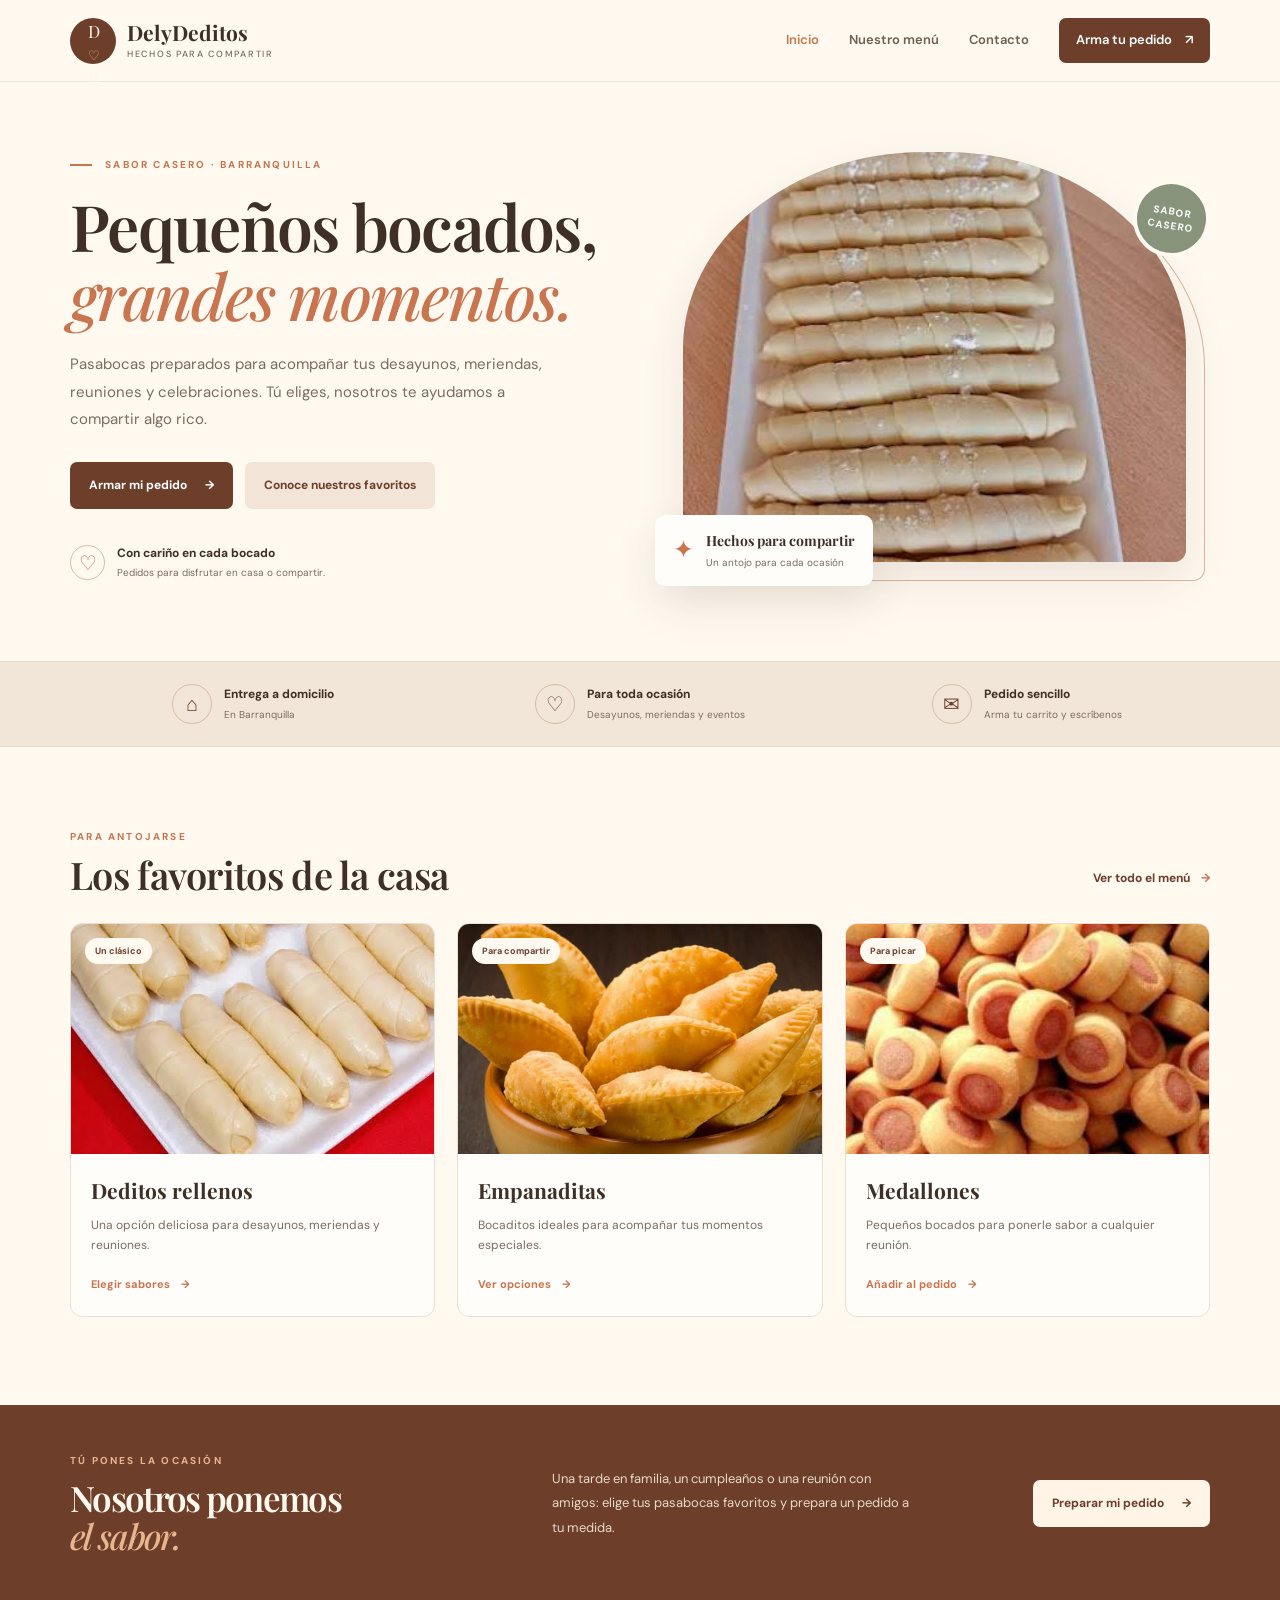
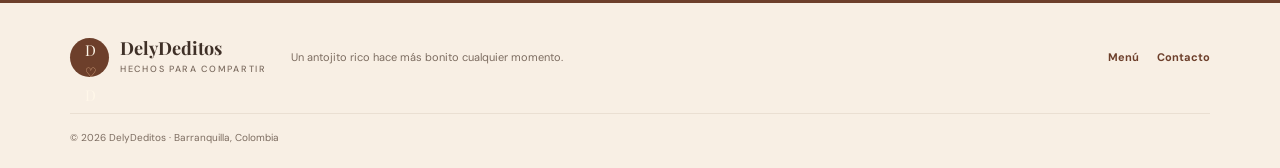
<file: index.html>
<!DOCTYPE html>
<html lang="es">
<head>
  <meta charset="UTF-8">
  <meta name="viewport" content="width=device-width, initial-scale=1.0">
  <meta name="theme-color" content="#6d3f2b">
  <meta name="description" content="DelyDeditos: pasabocas artesanales para compartir en Barranquilla. Deditos, empanaditas, medallones y más.">
  <title>DelyDeditos | Pasabocas para compartir</title>
  <link rel="stylesheet" href="estilos.css">
</head>
<body>
  <header class="site-header">
    <a class="brand" href="index.html" aria-label="DelyDeditos, inicio">
      <span class="brand-mark">D<span>♡</span>D</span>
      <span class="brand-name">DelyDeditos<small>Hechos para compartir</small></span>
    </a>
    <button class="nav-toggle" aria-label="Abrir menú" aria-expanded="false">☰</button>
    <nav class="main-nav" aria-label="Navegación principal">
      <a class="active" href="index.html">Inicio</a>
      <a href="menu.html">Nuestro menú</a>
      <a href="redes.html">Contacto</a>
      <a class="nav-cta" href="menu.html">Arma tu pedido <span>↗</span></a>
    </nav>
  </header>

  <main>
    <section class="hero wrap">
      <div class="hero-copy">
        <p class="eyebrow"><span></span> SABOR CASERO · BARRANQUILLA</p>
        <h1>Pequeños bocados,<br><em>grandes momentos.</em></h1>
        <p class="hero-text">Pasabocas preparados para acompañar tus desayunos, meriendas, reuniones y celebraciones. Tú eliges, nosotros te ayudamos a compartir algo rico.</p>
        <div class="hero-actions">
          <a class="button button-primary" href="menu.html">Armar mi pedido <span>→</span></a>
          <a class="button button-soft" href="#productos">Conoce nuestros favoritos</a>
        </div>
        <div class="hero-note"><span class="note-icon">♡</span><span><strong>Con cariño en cada bocado</strong><small>Pedidos para disfrutar en casa o compartir.</small></span></div>
      </div>
      <div class="hero-visual">
        <div class="hero-photo"><img src="deditos10.jpg" alt="Bandeja de deditos artesanales"></div>
        <div class="floating-note"><span>✦</span><div><strong>Hechos para compartir</strong><small>Un antojo para cada ocasión</small></div></div>
        <div class="hero-stamp">SABOR<br>CASERO</div>
      </div>
    </section>

    <section class="trust-strip">
      <div class="wrap trust-inner">
        <div><span class="trust-icon">⌂</span><span><strong>Entrega a domicilio</strong><small>En Barranquilla</small></span></div>
        <div><span class="trust-icon">♡</span><span><strong>Para toda ocasión</strong><small>Desayunos, meriendas y eventos</small></span></div>
        <div><span class="trust-icon">✉</span><span><strong>Pedido sencillo</strong><small>Arma tu carrito y escríbenos</small></span></div>
      </div>
    </section>

    <section class="section wrap" id="productos">
      <div class="section-heading">
        <div><p class="eyebrow">PARA ANTOJARSE</p><h2>Los favoritos de la casa</h2></div>
        <a class="text-link" href="menu.html">Ver todo el menú <span>→</span></a>
      </div>
      <div class="featured-grid">
        <article class="food-card">
          <div class="food-photo"><img src="deditos.jpg" alt="Deditos rellenos"><span class="food-tag">Un clásico</span></div>
          <div class="food-info"><h3>Deditos rellenos</h3><p>Una opción deliciosa para desayunos, meriendas y reuniones.</p><a href="menu.html">Elegir sabores <span>→</span></a></div>
        </article>
        <article class="food-card">
          <div class="food-photo"><img src="empanaditas.jpg" alt="Empanaditas doradas"><span class="food-tag">Para compartir</span></div>
          <div class="food-info"><h3>Empanaditas</h3><p>Bocaditos ideales para acompañar tus momentos especiales.</p><a href="menu.html#empanaditas">Ver opciones <span>→</span></a></div>
        </article>
        <article class="food-card">
          <div class="food-photo"><img src="medallon.jpg" alt="Medallones de salchicha"><span class="food-tag">Para picar</span></div>
          <div class="food-info"><h3>Medallones</h3><p>Pequeños bocados para ponerle sabor a cualquier reunión.</p><a href="menu.html#medallones">Añadir al pedido <span>→</span></a></div>
        </article>
      </div>
    </section>

    <section class="occasion-section">
      <div class="wrap occasion-inner">
        <div><p class="eyebrow">TÚ PONES LA OCASIÓN</p><h2>Nosotros ponemos<br><em>el sabor.</em></h2></div>
        <p>Una tarde en familia, un cumpleaños o una reunión con amigos: elige tus pasabocas favoritos y prepara un pedido a tu medida.</p>
        <a class="button button-light" href="menu.html">Preparar mi pedido <span>→</span></a>
      </div>
    </section>
  </main>

  <footer class="site-footer">
    <div class="wrap footer-inner">
      <a class="brand footer-brand" href="index.html"><span class="brand-mark">D<span>♡</span>D</span><span class="brand-name">DelyDeditos<small>Hechos para compartir</small></span></a>
      <p>Un antojito rico hace más bonito cualquier momento.</p>
      <div class="footer-links"><a href="menu.html">Menú</a><a href="redes.html">Contacto</a></div>
      <small class="copyright">© <span id="year"></span> DelyDeditos · Barranquilla, Colombia</small>
    </div>
  </footer>
  <script src="sitio.js"></script>
</body>
</html>
</file>
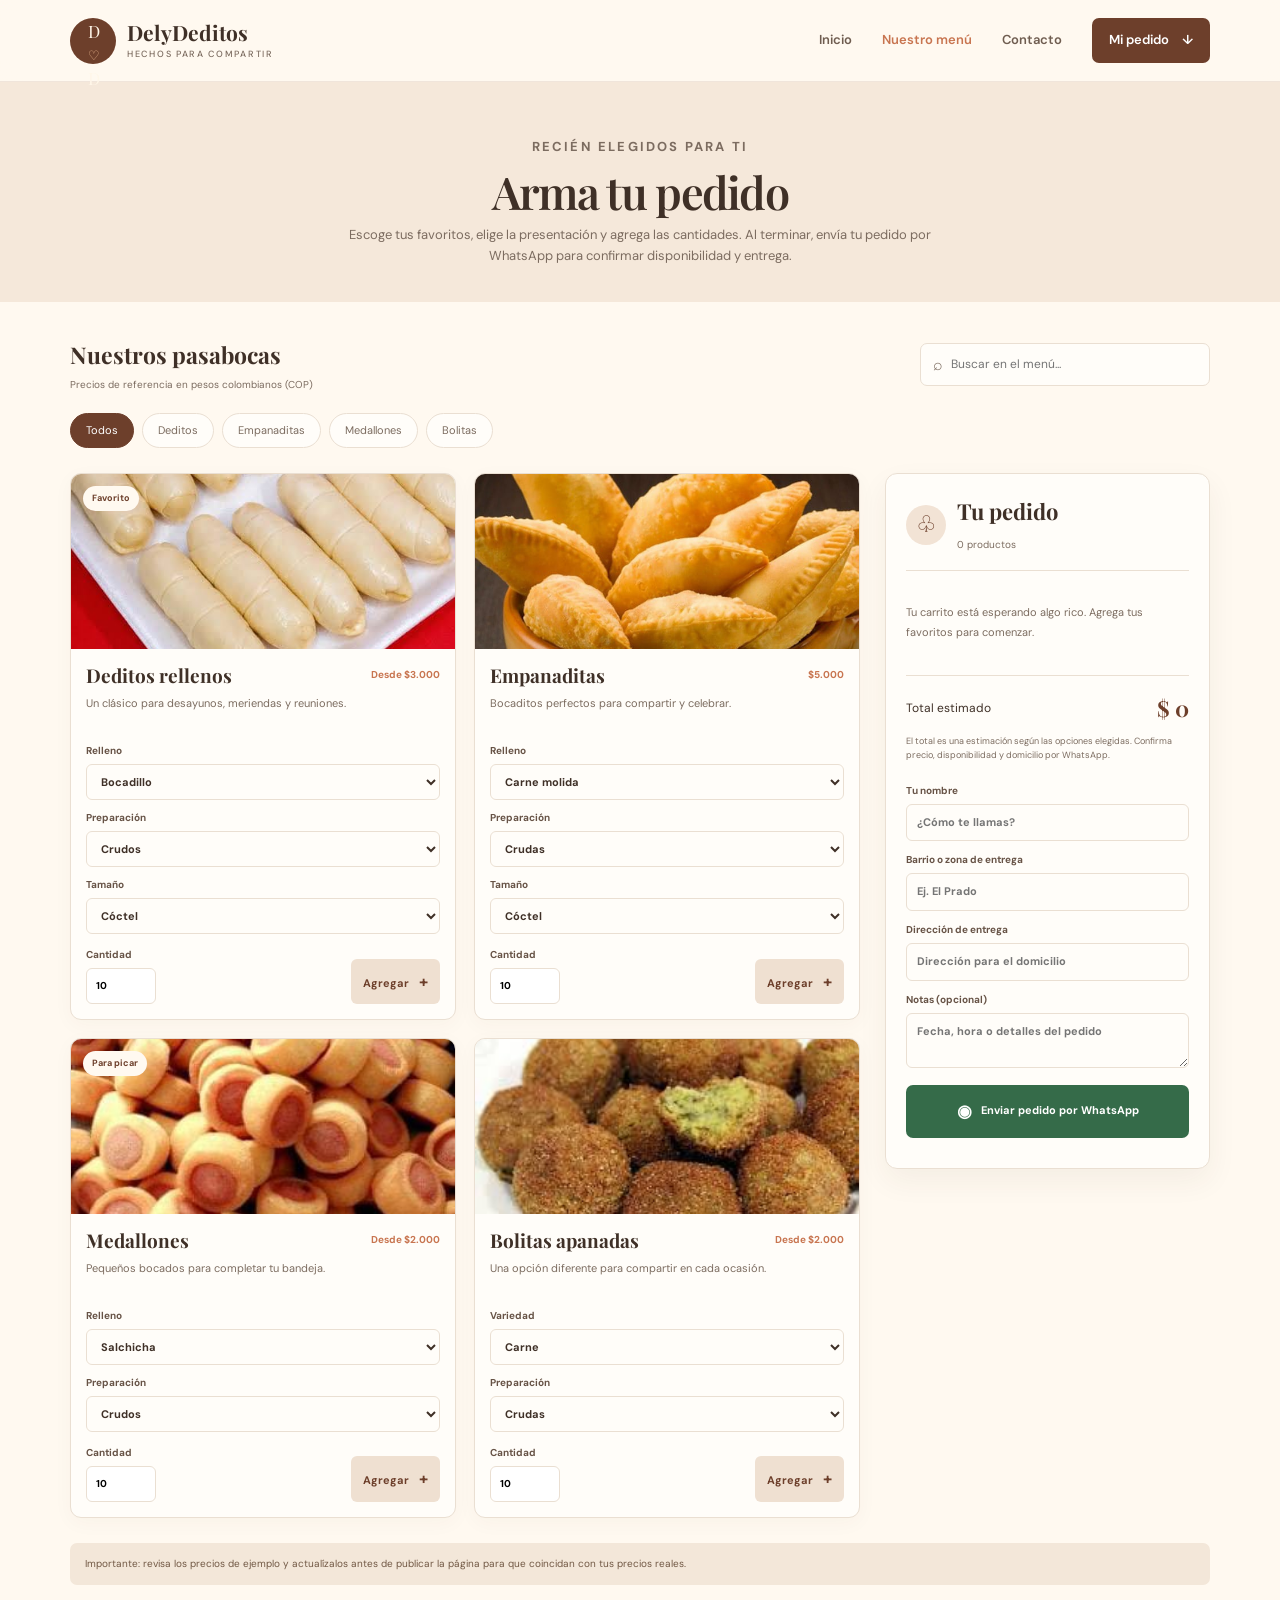
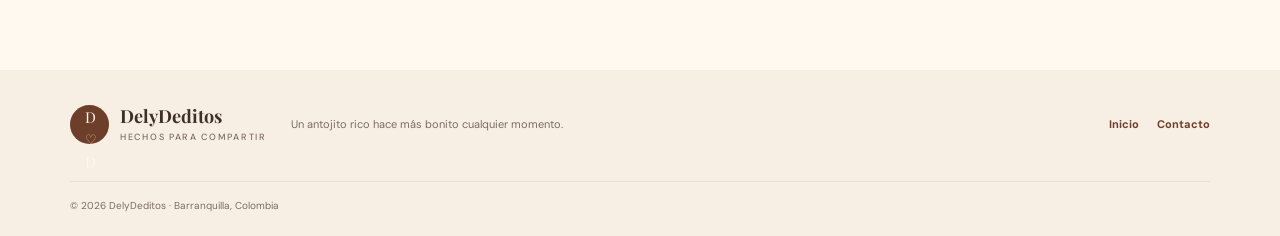
<file: menu.html>
<!DOCTYPE html>
<html lang="es">
<head>
  <meta charset="UTF-8">
  <meta name="viewport" content="width=device-width, initial-scale=1.0">
  <meta name="theme-color" content="#6d3f2b">
  <meta name="description" content="Arma tu pedido de pasabocas DelyDeditos y envíalo por WhatsApp en Barranquilla.">
  <title>Menú y pedidos | DelyDeditos</title>
  <link rel="stylesheet" href="estilos.css">
  <link rel="stylesheet" href="estilos_menu.css">
</head>
<body>
  <header class="site-header">
    <a class="brand" href="index.html"><span class="brand-mark">D<span>♡</span>D</span><span class="brand-name">DelyDeditos<small>Hechos para compartir</small></span></a>
    <button class="nav-toggle" aria-label="Abrir menú" aria-expanded="false">☰</button>
    <nav class="main-nav" aria-label="Navegación principal"><a href="index.html">Inicio</a><a class="active" href="menu.html">Nuestro menú</a><a href="redes.html">Contacto</a><a class="nav-cta" href="#carrito">Mi pedido <span>↓</span></a></nav>
  </header>
  <main>
    <section class="page-intro"><p class="eyebrow">RECIÉN ELEGIDOS PARA TI</p><h1>Arma tu pedido</h1><p>Escoge tus favoritos, elige la presentación y agrega las cantidades. Al terminar, envía tu pedido por WhatsApp para confirmar disponibilidad y entrega.</p></section>
    <div class="wrap page-main">
      <div class="menu-toolbar"><div><strong>Nuestros pasabocas</strong><small>Precios de referencia en pesos colombianos (COP)</small></div><label class="search-box"><span>⌕</span><input id="buscar-producto" type="search" placeholder="Buscar en el menú..." aria-label="Buscar productos"></label></div>
      <div class="category-pills" aria-label="Filtrar productos">
        <button class="filter-pill active" data-filter="todos">Todos</button><button class="filter-pill" data-filter="deditos">Deditos</button><button class="filter-pill" data-filter="empanaditas">Empanaditas</button><button class="filter-pill" data-filter="medallones">Medallones</button><button class="filter-pill" data-filter="bolitas">Bolitas</button>
      </div>
      <div class="menu-layout">
        <section class="product-grid" id="lista-productos" aria-label="Productos">
          <article class="product-card" data-category="deditos" data-name="deditos rellenos">
            <div class="product-image"><img src="deditos.jpg" alt="Deditos rellenos"><span class="product-label">Favorito</span></div>
            <div class="product-body"><div class="product-title-row"><h2>Deditos rellenos</h2><span class="product-price">Desde $3.000</span></div><p>Un clásico para desayunos, meriendas y reuniones.</p>
              <label>Relleno<select class="option-flavor"><option value="Bocadillo" data-price="3000">Bocadillo</option><option value="Queso costeño" data-price="3000">Queso costeño</option><option value="Bocadillo y queso costeño" data-price="4000">Bocadillo + queso costeño</option><option value="Mozzarella" data-price="7000">Mozzarella</option><option value="Bocadillo y mozzarella" data-price="5000">Bocadillo + mozzarella</option><option value="Queso costeño y mozzarella" data-price="5000">Queso costeño + mozzarella</option></select></label>
              <label>Preparación<select class="option-cooking"><option value="Crudos">Crudos</option><option value="Fritos">Fritos</option></select></label>
              <label>Tamaño<select class="option-size"><option value="Cóctel" data-extra="0">Cóctel</option><option value="Merienda" data-extra="1000">Merienda</option><option value="Desayuno" data-extra="2000">Desayuno</option></select></label>
              <div class="product-bottom"><label class="qty-label">Cantidad<input class="product-qty" type="number" min="1" max="500" value="10"></label><button class="add-button" data-product="Deditos rellenos">Agregar <span>+</span></button></div>
            </div>
          </article>
          <article class="product-card" data-category="empanaditas" data-name="empanaditas">
            <div class="product-image"><img src="empanaditas.jpg" alt="Empanaditas doradas"></div>
            <div class="product-body"><div class="product-title-row"><h2>Empanaditas</h2><span class="product-price">$5.000</span></div><p>Bocaditos perfectos para compartir y celebrar.</p>
              <label>Relleno<select class="option-flavor"><option value="Carne molida" data-price="5000">Carne molida</option><option value="Pollo" data-price="5000">Pollo</option><option value="Carne desmechada" data-price="5000">Carne desmechada</option><option value="Hawaiana" data-price="5000">Hawaiana</option><option value="Jamón y queso" data-price="5000">Jamón y queso</option></select></label>
              <label>Preparación<select class="option-cooking"><option value="Crudas">Crudas</option><option value="Fritas">Fritas</option></select></label>
              <label>Tamaño<select class="option-size"><option value="Cóctel" data-extra="0">Cóctel</option><option value="Merienda" data-extra="1000">Merienda</option><option value="Desayuno" data-extra="2000">Desayuno</option></select></label>
              <div class="product-bottom"><label class="qty-label">Cantidad<input class="product-qty" type="number" min="1" max="500" value="10"></label><button class="add-button" data-product="Empanaditas">Agregar <span>+</span></button></div>
            </div>
          </article>
          <article class="product-card" data-category="medallones" data-name="medallones salchicha pollo">
            <div class="product-image"><img src="medallon.jpg" alt="Medallones de salchicha"><span class="product-label">Para picar</span></div>
            <div class="product-body"><div class="product-title-row"><h2>Medallones</h2><span class="product-price">Desde $2.000</span></div><p>Pequeños bocados para completar tu bandeja.</p>
              <label>Relleno<select class="option-flavor"><option value="Salchicha" data-price="2000">Salchicha</option><option value="Pollo" data-price="2000">Pollo</option></select></label>
              <label>Preparación<select class="option-cooking"><option value="Crudos">Crudos</option><option value="Fritos">Fritos</option></select></label>
              <div class="product-bottom"><label class="qty-label">Cantidad<input class="product-qty" type="number" min="1" max="500" value="10"></label><button class="add-button" data-product="Medallones">Agregar <span>+</span></button></div>
            </div>
          </article>
          <article class="product-card" data-category="bolitas" data-name="bolitas carne lenteja apanadas">
            <div class="product-image"><img src="bolitasdecarne.jpg" alt="Bolitas apanadas de carne y lenteja"></div>
            <div class="product-body"><div class="product-title-row"><h2>Bolitas apanadas</h2><span class="product-price">Desde $2.000</span></div><p>Una opción diferente para compartir en cada ocasión.</p>
              <label>Variedad<select class="option-flavor"><option value="Carne" data-price="3000">Carne</option><option value="Lenteja" data-price="2000">Lenteja</option></select></label>
              <label>Preparación<select class="option-cooking"><option value="Crudas">Crudas</option><option value="Fritas">Fritas</option></select></label>
              <div class="product-bottom"><label class="qty-label">Cantidad<input class="product-qty" type="number" min="1" max="500" value="10"></label><button class="add-button" data-product="Bolitas apanadas">Agregar <span>+</span></button></div>
            </div>
          </article>
        </section>

        <aside class="cart-panel" id="carrito">
          <div class="cart-heading"><span class="cart-icon">♧</span><div><h2>Tu pedido</h2><small id="cart-count">0 productos</small></div></div>
          <div id="cart-items" class="cart-items"><p class="empty-cart">Tu carrito está esperando algo rico. Agrega tus favoritos para comenzar.</p></div>
          <div class="cart-total"><span>Total estimado</span><strong id="cart-total">$0</strong></div>
          <p class="cart-disclaimer">El total es una estimación según las opciones elegidas. Confirma precio, disponibilidad y domicilio por WhatsApp.</p>
          <form id="checkout-form" class="checkout-form">
            <label>Tu nombre<input id="customer-name" type="text" placeholder="¿Cómo te llamas?" required maxlength="80"></label>
            <label>Barrio o zona de entrega<input id="customer-zone" type="text" placeholder="Ej. El Prado" required maxlength="100"></label>
            <label>Dirección de entrega<input id="customer-address" type="text" placeholder="Dirección para el domicilio" required maxlength="160"></label>
            <label>Notas (opcional)<textarea id="customer-notes" rows="2" placeholder="Fecha, hora o detalles del pedido" maxlength="400"></textarea></label>
            <button class="whatsapp-button" type="submit"><span>◉</span> Enviar pedido por WhatsApp</button>
          </form>
          <p id="checkout-message" class="checkout-message" role="status"></p>
        </aside>
      </div>
      <p class="price-note">Importante: revisa los precios de ejemplo y actualízalos antes de publicar la página para que coincidan con tus precios reales.</p>
    </div>
  </main>
  <footer class="site-footer"><div class="wrap footer-inner"><a class="brand footer-brand" href="index.html"><span class="brand-mark">D<span>♡</span>D</span><span class="brand-name">DelyDeditos<small>Hechos para compartir</small></span></a><p>Un antojito rico hace más bonito cualquier momento.</p><div class="footer-links"><a href="index.html">Inicio</a><a href="redes.html">Contacto</a></div><small class="copyright">© <span id="year"></span> DelyDeditos · Barranquilla, Colombia</small></div></footer>
  <script src="sitio.js"></script>
  <script src="menu.js"></script>
</body>
</html>
</file>
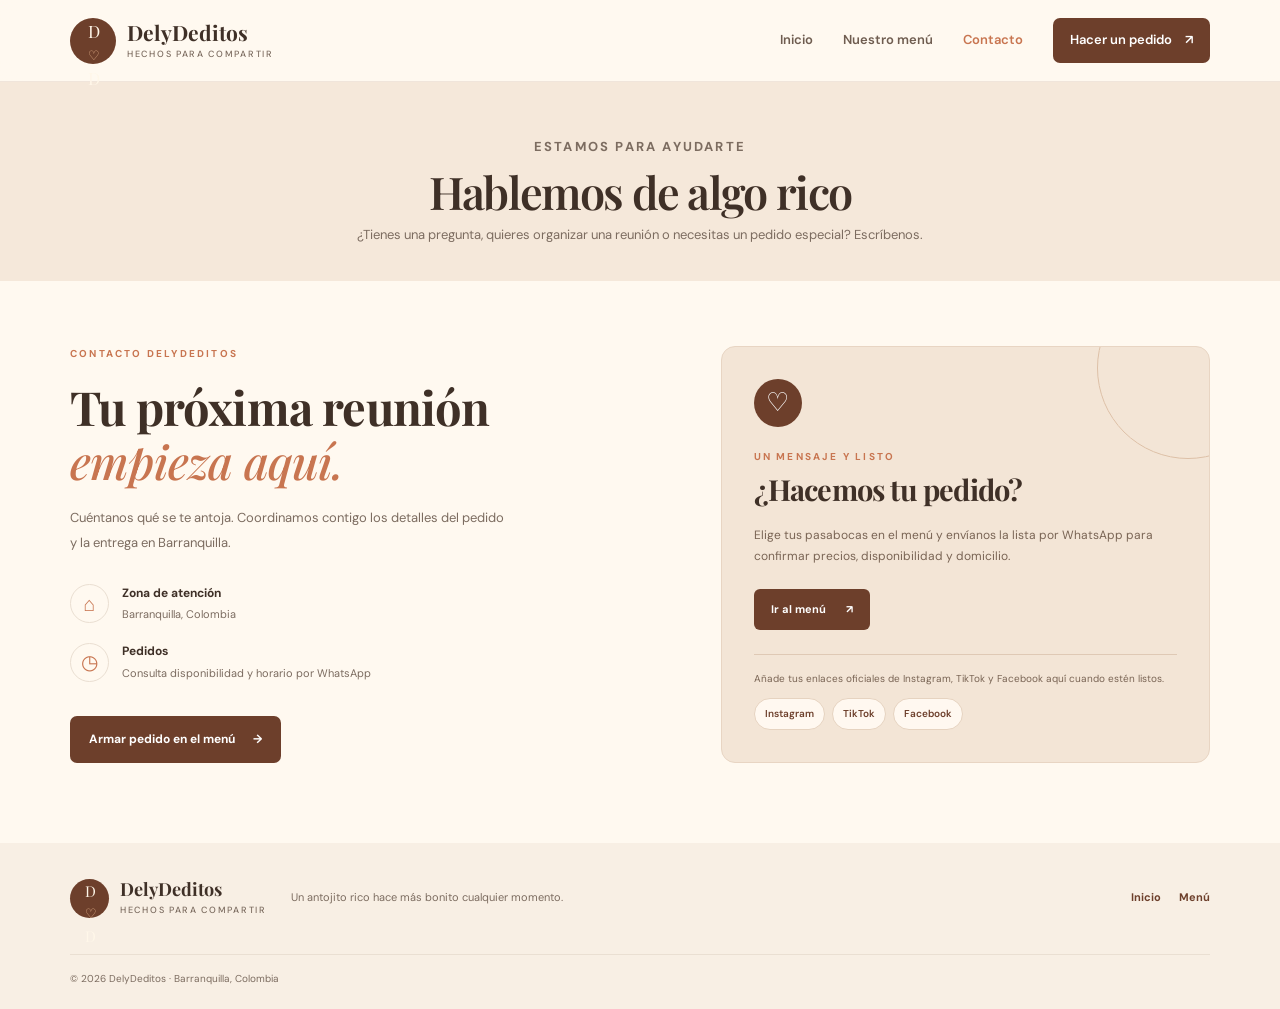
<file: redes.html>
<!DOCTYPE html>
<html lang="es">
<head>
  <meta charset="UTF-8">
  <meta name="viewport" content="width=device-width, initial-scale=1.0">
  <meta name="theme-color" content="#6d3f2b">
  <title>Contacto | DelyDeditos</title>
  <link rel="stylesheet" href="estilos.css">
  <link rel="stylesheet" href="estilos_redes.css">
</head>
<body>
  <header class="site-header">
    <a class="brand" href="index.html"><span class="brand-mark">D<span>♡</span>D</span><span class="brand-name">DelyDeditos<small>Hechos para compartir</small></span></a>
    <button class="nav-toggle" aria-label="Abrir menú" aria-expanded="false">☰</button>
    <nav class="main-nav" aria-label="Navegación principal"><a href="index.html">Inicio</a><a href="menu.html">Nuestro menú</a><a class="active" href="redes.html">Contacto</a><a class="nav-cta" href="menu.html">Hacer un pedido <span>↗</span></a></nav>
  </header>
  <main>
    <section class="page-intro"><p class="eyebrow">ESTAMOS PARA AYUDARTE</p><h1>Hablemos de algo rico</h1><p>¿Tienes una pregunta, quieres organizar una reunión o necesitas un pedido especial? Escríbenos.</p></section>
    <section class="wrap contact-layout">
      <div class="contact-copy"><p class="eyebrow">CONTACTO DELYDEDITOS</p><h2>Tu próxima reunión<br><em>empieza aquí.</em></h2><p>Cuéntanos qué se te antoja. Coordinamos contigo los detalles del pedido y la entrega en Barranquilla.</p><div class="contact-detail"><span>⌂</span><div><strong>Zona de atención</strong><small>Barranquilla, Colombia</small></div></div><div class="contact-detail"><span>◷</span><div><strong>Pedidos</strong><small>Consulta disponibilidad y horario por WhatsApp</small></div></div><a class="button button-primary" href="menu.html">Armar pedido en el menú <span>→</span></a></div>
      <div class="contact-card"><div class="contact-card-icon">♡</div><p class="eyebrow">UN MENSAJE Y LISTO</p><h2>¿Hacemos tu pedido?</h2><p>Elige tus pasabocas en el menú y envíanos la lista por WhatsApp para confirmar precios, disponibilidad y domicilio.</p><a class="contact-link" href="menu.html">Ir al menú <span>↗</span></a><div class="contact-divider"></div><p class="social-note">Añade tus enlaces oficiales de Instagram, TikTok y Facebook aquí cuando estén listos.</p><div class="social-placeholders"><span>Instagram</span><span>TikTok</span><span>Facebook</span></div></div>
    </section>
  </main>
  <footer class="site-footer"><div class="wrap footer-inner"><a class="brand footer-brand" href="index.html"><span class="brand-mark">D<span>♡</span>D</span><span class="brand-name">DelyDeditos<small>Hechos para compartir</small></span></a><p>Un antojito rico hace más bonito cualquier momento.</p><div class="footer-links"><a href="index.html">Inicio</a><a href="menu.html">Menú</a></div><small class="copyright">© <span id="year"></span> DelyDeditos · Barranquilla, Colombia</small></div></footer>
  <script src="sitio.js"></script>
</body>
</html>
</file>
<file: estilos.css>
@import url('https://fonts.googleapis.com/css2?family=DM+Sans:wght@400;500;600;700&family=Playfair+Display:ital,wght@0,500;0,600;0,700;1,500;1,600&display=swap');

:root{--cream:#fff9f0;--paper:#fffdf9;--ink:#3f3027;--muted:#7c6c60;--brown:#6d3f2b;--brown-dark:#4d2d21;--terracotta:#c87550;--peach:#f4d7c5;--sage:#87947b;--line:#eadfd2;--shadow:0 18px 45px rgba(76,47,31,.10)}
*{box-sizing:border-box}html{scroll-behavior:smooth;scroll-padding-top:90px}body{margin:0;background:var(--cream);color:var(--ink);font-family:'DM Sans',Arial,sans-serif;line-height:1.6}img{display:block;max-width:100%;width:100%;object-fit:cover}a{color:inherit;text-decoration:none}button,input,select,textarea{font:inherit}.wrap{width:min(1140px,calc(100% - 44px));margin-inline:auto}
.site-header{height:82px;display:flex;align-items:center;justify-content:space-between;padding:0 max(22px,calc((100% - 1140px)/2));background:rgba(255,249,240,.94);border-bottom:1px solid rgba(109,63,43,.10);position:sticky;top:0;z-index:20;backdrop-filter:blur(12px)}
.brand{display:flex;align-items:center;gap:11px}.brand-mark{width:46px;height:46px;border-radius:50%;background:var(--brown);color:#fff7e9;display:grid;place-items:center;font-family:'Playfair Display',serif;font-size:17px;letter-spacing:-2px;position:relative}.brand-mark span{color:#e9b68e;font-size:13px;margin:0 1px}.brand-name{font-family:'Playfair Display',serif;font-weight:700;font-size:21px;line-height:1.05}.brand-name small{display:block;font:500 9px 'DM Sans',sans-serif;letter-spacing:1.7px;text-transform:uppercase;color:var(--muted);margin-top:5px}
.main-nav{display:flex;align-items:center;gap:30px;font-size:13px;font-weight:600}.main-nav>a:not(.nav-cta){color:#6f5d50}.main-nav>a.active,.main-nav>a:hover{color:var(--terracotta)}.nav-cta{padding:12px 17px;background:var(--brown);color:white;border-radius:7px}.nav-cta span{margin-left:10px}.nav-toggle{display:none;border:0;background:transparent;color:var(--brown);font-size:25px}
.hero{display:grid;grid-template-columns:1.02fr .98fr;gap:65px;align-items:center;padding-top:70px;padding-bottom:75px;min-height:570px}.eyebrow{font-size:10px;letter-spacing:2.2px;font-weight:700;color:var(--terracotta);margin:0 0 18px}.eyebrow span{display:inline-block;width:22px;height:2px;background:var(--terracotta);vertical-align:middle;margin-right:9px}.hero h1,.section h2,.occasion-section h2,.page-intro h1{font-family:'Playfair Display',Georgia,serif;font-size:clamp(42px,5vw,65px);font-weight:600;line-height:1.08;letter-spacing:-1.7px;margin:0 0 22px}.hero h1 em,.occasion-section h2 em{color:var(--terracotta);font-weight:500}.hero-text{max-width:480px;color:var(--muted);font-size:15px;line-height:1.85;margin:0 0 28px}.hero-actions{display:flex;gap:12px;flex-wrap:wrap}.button{display:inline-flex;align-items:center;justify-content:center;gap:18px;padding:14px 19px;border-radius:7px;font-size:12px;font-weight:700;transition:transform .2s,background .2s}.button:hover{transform:translateY(-2px)}.button-primary{background:var(--brown);color:#fff}.button-primary:hover{background:var(--brown-dark)}.button-soft{background:#f2e4d6;color:var(--brown)}.hero-note{display:flex;align-items:center;gap:12px;margin-top:35px}.note-icon{width:35px;height:35px;border:1px solid #d9bda7;border-radius:50%;display:grid;place-items:center;color:var(--terracotta);font-size:20px}.hero-note strong,.hero-note small{display:block}.hero-note strong{font-size:12px}.hero-note small{font-size:10px;color:var(--muted);margin-top:2px}
.hero-visual{position:relative;padding:0 24px 24px 0}.hero-photo{height:410px;border-radius:48% 48% 12px 12px;overflow:hidden;background:var(--peach);box-shadow:var(--shadow)}.hero-photo img{height:100%;object-position:center}.hero-visual:before{content:"";position:absolute;inset:18px 5px 5px 20px;border:1px solid #d8b79e;border-radius:48% 48% 12px 12px;z-index:-1}.floating-note{position:absolute;bottom:0;left:-28px;background:var(--paper);box-shadow:var(--shadow);border-radius:10px;padding:15px 18px;display:flex;align-items:center;gap:12px}.floating-note>span{font-size:25px;color:var(--terracotta)}.floating-note strong,.floating-note small{display:block}.floating-note strong{font-family:'Playfair Display',serif;font-size:14px}.floating-note small{font-size:10px;color:var(--muted);margin-top:3px}.hero-stamp{position:absolute;right:0;top:28px;width:77px;height:77px;border-radius:50%;background:var(--sage);color:white;display:grid;place-content:center;text-align:center;font-size:10px;font-weight:700;line-height:1.35;letter-spacing:1px;transform:rotate(9deg);border:4px solid var(--cream)}
.trust-strip{background:#f2e6d8;border-block:1px solid #eadaca}.trust-inner{display:grid;grid-template-columns:repeat(3,1fr);padding:22px 0;gap:20px}.trust-inner>div{display:flex;align-items:center;justify-content:center;gap:12px}.trust-icon{width:40px;height:40px;border:1px solid #d6bda8;border-radius:50%;display:grid;place-items:center;font-size:20px;color:var(--brown)}.trust-inner strong,.trust-inner small{display:block}.trust-inner strong{font-size:12px}.trust-inner small{font-size:10px;color:var(--muted);margin-top:3px}
.section{padding-top:82px;padding-bottom:88px}.section-heading{display:flex;align-items:end;justify-content:space-between;margin-bottom:28px}.section .eyebrow{margin-bottom:9px}.section h2{font-size:38px;letter-spacing:-.7px;margin:0}.text-link{font-size:12px;font-weight:700;color:var(--brown);padding-bottom:7px}.text-link span{margin-left:8px;color:var(--terracotta)}.featured-grid{display:grid;grid-template-columns:repeat(3,1fr);gap:22px}.food-card{background:var(--paper);border:1px solid var(--line);border-radius:12px;overflow:hidden;transition:transform .25s,box-shadow .25s}.food-card:hover{transform:translateY(-4px);box-shadow:var(--shadow)}.food-photo{height:230px;position:relative;background:#f1dfce;overflow:hidden}.food-photo img{height:100%;transition:transform .35s}.food-card:hover .food-photo img{transform:scale(1.04)}.food-tag{position:absolute;left:14px;top:14px;background:var(--cream);padding:6px 10px;border-radius:20px;font-size:9px;font-weight:700;color:var(--brown)}.food-info{padding:20px}.food-info h3{font-family:'Playfair Display',serif;font-size:21px;margin:0 0 7px}.food-info p{font-size:12px;line-height:1.7;color:var(--muted);margin:0 0 15px}.food-info>a{font-size:11px;font-weight:700;color:var(--terracotta)}.food-info>a span{margin-left:8px}
.occasion-section{background:var(--brown);color:#fff8ed;padding:48px 0}.occasion-inner{display:grid;grid-template-columns:1fr 1fr auto;gap:35px;align-items:center}.occasion-section .eyebrow{color:#e8b58d;margin-bottom:10px}.occasion-section h2{font-size:35px;margin:0}.occasion-section h2 em{color:#e8b58d}.occasion-inner>p{color:#e8d8c9;font-size:13px;line-height:1.9;max-width:360px}.button-light{background:#fff4e6;color:var(--brown);white-space:nowrap}
.site-footer{padding:35px 0 22px;background:#f8efe4}.footer-inner{display:flex;align-items:center;gap:24px;flex-wrap:wrap}.footer-brand .brand-mark{width:39px;height:39px;font-size:15px}.footer-brand .brand-name{font-size:18px}.footer-inner>p{font-size:11px;color:var(--muted);margin-right:auto}.footer-links{display:flex;gap:18px;font-size:11px;font-weight:700;color:var(--brown)}.copyright{width:100%;border-top:1px solid var(--line);padding-top:16px;margin-top:12px;font-size:10px;color:var(--muted)}
.page-intro{text-align:center;padding:55px 0 35px;background:#f5e8da}.page-intro .eyebrow{margin-bottom:9px}.page-intro h1{font-size:45px;margin-bottom:10px}.page-intro p{color:var(--muted);font-size:13px;margin:0 auto;max-width:600px}.page-main{padding-top:35px;padding-bottom:75px}
@media(max-width:850px){.main-nav{gap:17px}.hero{gap:35px}.hero-photo{height:360px}.occasion-inner{grid-template-columns:1fr 1fr}.occasion-inner .button{grid-column:2;justify-self:start}.food-photo{height:190px}}
@media(max-width:650px){.wrap{width:min(100% - 32px,520px)}.site-header{height:72px;padding:0 16px}.brand-mark{width:40px;height:40px}.brand-name{font-size:19px}.nav-toggle{display:block}.main-nav{display:none;position:absolute;top:71px;left:0;right:0;padding:16px;background:var(--paper);border-bottom:1px solid var(--line);flex-direction:column;align-items:stretch;gap:0;box-shadow:0 12px 20px #4d2d2110}.main-nav.open{display:flex}.main-nav>a{padding:13px 10px}.main-nav .nav-cta{text-align:center;margin-top:7px}.hero{grid-template-columns:1fr;gap:35px;padding-top:45px;padding-bottom:50px}.hero h1{font-size:46px}.hero-text{font-size:14px}.hero-visual{max-width:460px;width:100%;margin:auto;padding-right:15px}.hero-photo{height:330px}.floating-note{left:-4px}.hero-stamp{right:-2px;width:67px;height:67px}.trust-inner{grid-template-columns:1fr;padding:13px 0;gap:0}.trust-inner>div{justify-content:flex-start;padding:10px 5px}.trust-icon{width:35px;height:35px}.section{padding-top:55px;padding-bottom:58px}.section-heading{align-items:flex-start;gap:12px;flex-direction:column}.section h2{font-size:32px}.featured-grid{grid-template-columns:1fr;gap:16px}.food-photo{height:240px}.food-info{padding:18px}.occasion-section{padding:38px 0}.occasion-inner{grid-template-columns:1fr;gap:14px}.occasion-section h2{font-size:32px}.occasion-inner .button{grid-column:auto}.footer-inner{gap:15px}.footer-inner>p{width:100%;margin:0}.footer-links{margin-left:auto}.page-intro{padding:42px 0 28px}.page-intro h1{font-size:37px}}
@media(prefers-reduced-motion:reduce){html{scroll-behavior:auto}*,*::before,*::after{transition:none!important}}
</file>
<file: estilos_menu.css>
/* Estilos adicionales del menú y el carrito */
.menu-toolbar{display:flex;align-items:center;justify-content:space-between;gap:20px;margin-bottom:20px}.menu-toolbar strong,.menu-toolbar small{display:block}.menu-toolbar strong{font-family:'Playfair Display',serif;font-size:23px}.menu-toolbar small{font-size:10px;color:var(--muted);margin-top:3px}.search-box{display:flex;align-items:center;gap:8px;width:min(290px,100%);background:var(--paper);border:1px solid var(--line);border-radius:7px;padding:0 12px;color:var(--muted)}.search-box input{width:100%;border:0;outline:0;background:transparent;padding:11px 0;font-size:12px;color:var(--ink)}
.category-pills{display:flex;gap:8px;flex-wrap:wrap;margin-bottom:25px}.filter-pill{border:1px solid var(--line);background:var(--paper);color:var(--muted);border-radius:22px;padding:8px 15px;font-size:11px;cursor:pointer}.filter-pill.active,.filter-pill:hover{background:var(--brown);border-color:var(--brown);color:white}.menu-layout{display:grid;grid-template-columns:minmax(0,1fr) 325px;gap:25px;align-items:start}.product-grid{display:grid;grid-template-columns:repeat(2,minmax(0,1fr));gap:18px}.product-card{min-width:0;background:var(--paper);border:1px solid var(--line);border-radius:11px;overflow:hidden;box-shadow:0 5px 20px rgba(76,47,31,.035)}.product-image{height:175px;position:relative;background:#f1dfce}.product-image img{height:100%}.product-label{position:absolute;left:12px;top:12px;background:var(--cream);color:var(--brown);font-size:9px;font-weight:700;border-radius:20px;padding:5px 9px}.product-body{padding:15px}.product-title-row{display:flex;align-items:flex-start;justify-content:space-between;gap:8px}.product-title-row h2{font-family:'Playfair Display',serif;font-size:19px;line-height:1.2;margin:0}.product-price{font-size:10px;font-weight:700;color:var(--terracotta);white-space:nowrap;padding-top:3px}.product-body>p{font-size:11px;color:var(--muted);line-height:1.6;margin:8px 0 13px;min-height:35px}.product-body>label,.checkout-form>label{display:flex;flex-direction:column;gap:5px;font-size:10px;font-weight:700;color:#675346;margin-top:10px}.product-body select,.checkout-form input,.checkout-form textarea{width:100%;border:1px solid var(--line);border-radius:6px;background:#fffdf9;color:var(--ink);padding:9px 10px;font-size:11px;outline-color:#c87550}.product-bottom{display:flex;align-items:end;justify-content:space-between;gap:9px;margin-top:13px}.qty-label{display:flex;flex-direction:column;gap:5px;font-size:10px;font-weight:700;color:#675346}.product-qty{width:70px;border:1px solid var(--line);border-radius:6px;padding:9px;background:white}.add-button{border:0;border-radius:6px;background:#efe0d1;color:var(--brown);padding:10px 12px;font-size:11px;font-weight:700;cursor:pointer;white-space:nowrap}.add-button:hover{background:var(--brown);color:white}.add-button span{margin-left:7px;font-size:16px}
.cart-panel{position:sticky;top:100px;background:#fffdf9;border:1px solid var(--line);border-radius:12px;padding:20px;box-shadow:0 12px 30px rgba(76,47,31,.06)}.cart-heading{display:flex;gap:11px;align-items:center;padding-bottom:15px;border-bottom:1px solid var(--line)}.cart-icon{width:40px;height:40px;display:grid;place-items:center;background:#f2e3d5;border-radius:50%;font-size:23px;color:var(--brown)}.cart-heading h2{font-family:'Playfair Display',serif;font-size:22px;margin:0}.cart-heading small{font-size:10px;color:var(--muted)}.cart-items{padding:6px 0;max-height:290px;overflow:auto}.empty-cart{font-size:11px;color:var(--muted);line-height:1.8;padding:15px 0}.cart-item{display:grid;grid-template-columns:1fr auto;gap:8px;padding:12px 0;border-bottom:1px dashed var(--line)}.cart-item strong{font-size:11px;display:block}.cart-item small{display:block;color:var(--muted);font-size:9px;margin-top:3px;line-height:1.5}.cart-item .item-price{font-size:11px;font-weight:700;color:var(--brown);white-space:nowrap}.remove-item{border:0;background:transparent;color:#a85f44;font-size:10px;padding:5px 0;cursor:pointer}.cart-total{display:flex;justify-content:space-between;align-items:center;border-top:1px solid var(--line);padding:15px 0 8px;font-size:12px}.cart-total strong{font-family:'Playfair Display',serif;font-size:22px;color:var(--brown)}.cart-disclaimer{font-size:9px;line-height:1.6;color:var(--muted);margin:0 0 12px}.checkout-form{display:grid;gap:3px}.checkout-form>label{margin-top:8px}.checkout-form input,.checkout-form textarea{font-size:11px}.whatsapp-button{display:flex;justify-content:center;align-items:center;gap:9px;width:100%;border:0;border-radius:7px;background:#356b49;color:white;font-size:11px;font-weight:700;padding:13px 10px;margin-top:14px;cursor:pointer}.whatsapp-button:hover{background:#28553a}.whatsapp-button span{font-size:17px}.checkout-message{font-size:10px;color:var(--terracotta);line-height:1.5}.price-note{background:#f3e7d9;border-radius:7px;padding:13px 15px;font-size:10px;line-height:1.6;color:#715844;margin-top:25px}
@media(max-width:1000px){.menu-layout{grid-template-columns:minmax(0,1fr) 290px;gap:16px}.product-grid{gap:12px}.product-body{padding:12px}.product-title-row{flex-direction:column;gap:4px}.product-price{font-size:11px}.cart-panel{padding:15px}}
@media(max-width:760px){.menu-layout{grid-template-columns:1fr}.cart-panel{position:static;grid-row:1}.product-grid{grid-template-columns:repeat(2,minmax(0,1fr))}.cart-items{max-height:230px}}
@media(max-width:520px){.menu-toolbar{align-items:stretch;flex-direction:column}.search-box{width:100%}.product-grid{grid-template-columns:1fr}.product-image{height:220px}.product-title-row{flex-direction:row}.product-body{padding:16px}.product-body>p{min-height:0}.category-pills{gap:6px}.filter-pill{padding:8px 11px}.cart-panel{padding:16px}}
</file>
<file: estilos_redes.css>
.contact-layout{display:grid;grid-template-columns:1fr .85fr;gap:75px;align-items:center;padding-top:65px;padding-bottom:80px}.contact-copy h2,.contact-card h2{font-family:'Playfair Display',serif;font-size:clamp(34px,4vw,47px);line-height:1.15;letter-spacing:-.8px;margin:0 0 18px}.contact-copy h2 em{color:var(--terracotta);font-weight:500}.contact-copy>p:not(.eyebrow){font-size:13px;color:var(--muted);line-height:1.9;max-width:440px;margin-bottom:28px}.contact-detail{display:flex;align-items:center;gap:13px;margin:19px 0}.contact-detail>span{width:39px;height:39px;display:grid;place-items:center;border:1px solid var(--line);border-radius:50%;font-size:20px;color:var(--terracotta)}.contact-detail strong,.contact-detail small{display:block}.contact-detail strong{font-size:12px}.contact-detail small{font-size:11px;color:var(--muted);margin-top:3px}.contact-copy>.button{margin-top:15px}.contact-card{background:#f3e5d6;border:1px solid #e8d5c3;border-radius:14px;padding:32px;position:relative;overflow:hidden}.contact-card:after{content:"";position:absolute;width:180px;height:180px;border:1px solid #ddc0a7;border-radius:50%;right:-70px;top:-70px}.contact-card-icon{width:48px;height:48px;display:grid;place-items:center;border-radius:50%;background:var(--brown);color:#fff;font-size:26px;margin-bottom:22px}.contact-card .eyebrow{margin-bottom:8px}.contact-card h2{font-size:29px}.contact-card>p:not(.eyebrow){font-size:12px;line-height:1.8;color:#796454}.contact-link{display:inline-flex;gap:20px;align-items:center;background:var(--brown);color:white;padding:12px 17px;border-radius:6px;font-size:11px;font-weight:700;margin-top:9px}.contact-divider{height:1px;background:#dfc9b5;margin:24px 0 15px}.social-note{font-size:10px!important}.social-placeholders{display:flex;flex-wrap:wrap;gap:7px}.social-placeholders span{background:#fff8f0;border:1px solid #e6d3c0;color:var(--brown);padding:7px 10px;border-radius:20px;font-size:10px;font-weight:600}
@media(max-width:700px){.contact-layout{grid-template-columns:1fr;gap:35px;padding-top:40px;padding-bottom:55px}.contact-card{padding:24px}.contact-copy h2{font-size:38px}}
</file>
